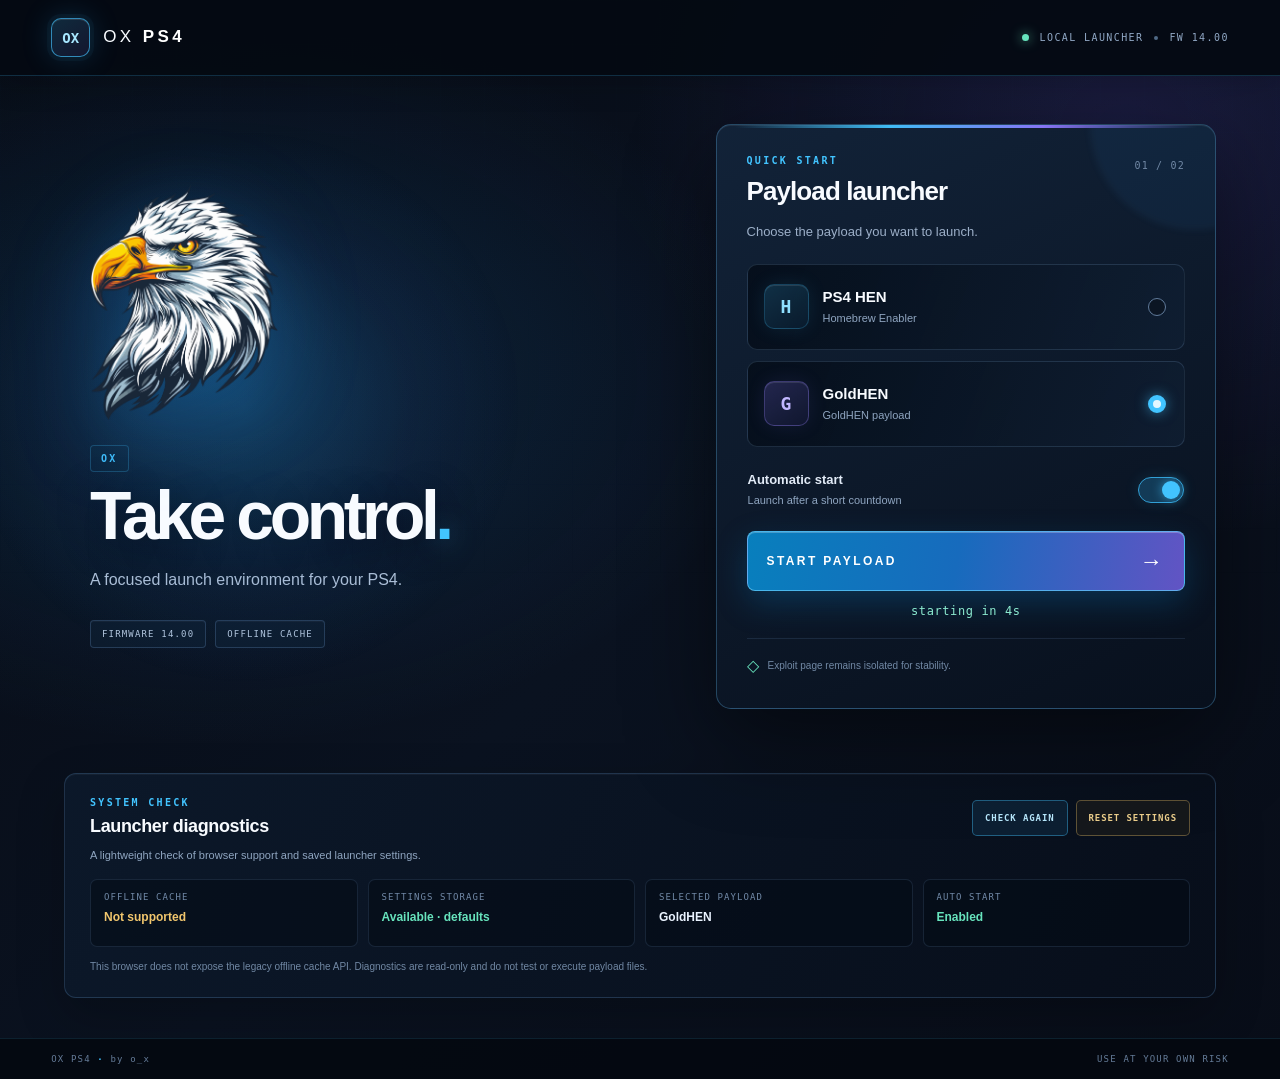
<file: index.html>
<!doctype html>
<html class="landing" lang="en" manifest="cache.appcache">
  <head>
    <meta charset="utf-8" />
    <meta name="viewport" content="width=device-width,initial-scale=1" />
    <meta name="theme-color" content="#080d16" />
    <title>OX PS4 · Launcher</title>
    <script>
      (function () {
        var appCache = window.applicationCache;
        if (!appCache) return;
        try {
          // Only send a first-time visitor to the installer page.
          // CHECKING/DOWNLOADING can occur during the return navigation too;
          // redirecting on those states creates a cache.html <-> index.html loop.
          if (appCache.status === appCache.UNCACHED) {
            location.replace("./cache.html");
            return;
          }
          if (appCache.status === appCache.UPDATEREADY) {
            appCache.swapCache();
            location.reload();
          }
        } catch (e) {}
      })();
    </script>
    <link rel="stylesheet" href="style.css" />
  </head>
  <body class="landing-body">
    <!-- Keep this page as the launcher entry point. The exploit page remains
         isolated and is intentionally not styled or scripted from here. -->
    <header id="brand" class="topbar">
      <div class="brand-mark"><span class="brand-symbol">OX</span><span class="brand-name">OX <b>PS4</b></span></div>
      <div class="top-meta"><span class="live-dot"></span> LOCAL LAUNCHER <i></i> FW 14.00</div>
    </header>

    <main class="launcher-shell">
      <section class="hero" aria-label="OX PS4">
        <div class="hero-glow"></div>
        <img class="meme" src="meme.png" alt="OX PS4 eagle emblem" />
        <p class="hero-kicker">OX</p>
        <h1>Take control<span>.</span></h1>
        <p class="hero-copy">A focused launch environment for your PS4.</p>
        <div class="hero-tags"><span>FIRMWARE 14.00</span><span>OFFLINE CACHE</span></div>
      </section>

      <section class="panel" aria-labelledby="launch-title">
        <div class="panel-head">
          <div>
            <p class="eyebrow">QUICK START</p>
            <h2 id="launch-title">Payload launcher</h2>
          </div>
          <span class="panel-index">01 / 02</span>
        </div>
        <p class="lede">Choose the payload you want to launch.</p>

        <form class="pick" id="pick">
          <fieldset class="payload-list">
            <legend class="sr-only">Select payload</legend>
            <label class="opt opt-hen">
              <input type="radio" name="payload" value="hen" />
              <span class="payload-icon">H</span>
              <span class="payload-copy"><strong>PS4 HEN</strong><small>Homebrew Enabler</small></span>
              <span class="choice-indicator"></span>
            </label>
            <label class="opt opt-gold">
              <input type="radio" name="payload" value="goldhen" checked />
              <span class="payload-icon">G</span>
              <span class="payload-copy"><strong>GoldHEN</strong><small>GoldHEN payload</small></span>
              <span class="choice-indicator"></span>
            </label>
          </fieldset>

          <label class="opt-auto" for="auto">
            <span class="auto-copy"><strong>Automatic start</strong><small>Launch after a short countdown</small></span>
            <input type="checkbox" id="auto" checked />
            <span class="switch" aria-hidden="true"></span>
          </label>

          <button class="btn" type="submit"><span>START PAYLOAD</span><span class="btn-arrow">→</span></button>
          <p class="count" id="count" aria-live="polite"></p>
        </form>
        <div class="panel-foot"><span class="shield">◇</span><span>Exploit page remains isolated for stability.</span></div>
      </section>
      <section class="diagnostics" aria-labelledby="diag-title">
        <div class="diag-heading">
          <div><p class="eyebrow">SYSTEM CHECK</p><h2 id="diag-title">Launcher diagnostics</h2></div>
          <div class="diag-actions"><button class="diag-refresh" id="diag-refresh" type="button">CHECK AGAIN</button><button class="diag-reset" id="diag-reset" type="button">RESET SETTINGS</button></div>
        </div>
        <p class="diag-intro">A lightweight check of browser support and saved launcher settings.</p>
        <div class="diag-grid">
          <div class="diag-item"><span class="diag-label">OFFLINE CACHE</span><strong id="diag-cache">Checking…</strong></div>
          <div class="diag-item"><span class="diag-label">SETTINGS STORAGE</span><strong id="diag-storage">Checking…</strong></div>
          <div class="diag-item"><span class="diag-label">SELECTED PAYLOAD</span><strong id="diag-payload">Checking…</strong></div>
          <div class="diag-item"><span class="diag-label">AUTO START</span><strong id="diag-auto">Checking…</strong></div>
        </div>
        <p class="diag-note" id="diag-note" aria-live="polite">Diagnostics do not run or modify the exploit.</p>
      </section>
    </main>

    <footer class="page-footer"><span>OX PS4 <b>·</b> by o_x</span><span>USE AT YOUR OWN RISK</span></footer>
    <script src="diagnostics.js"></script>
    <script src="launch.js"></script>
  </body>
</html>
</file>
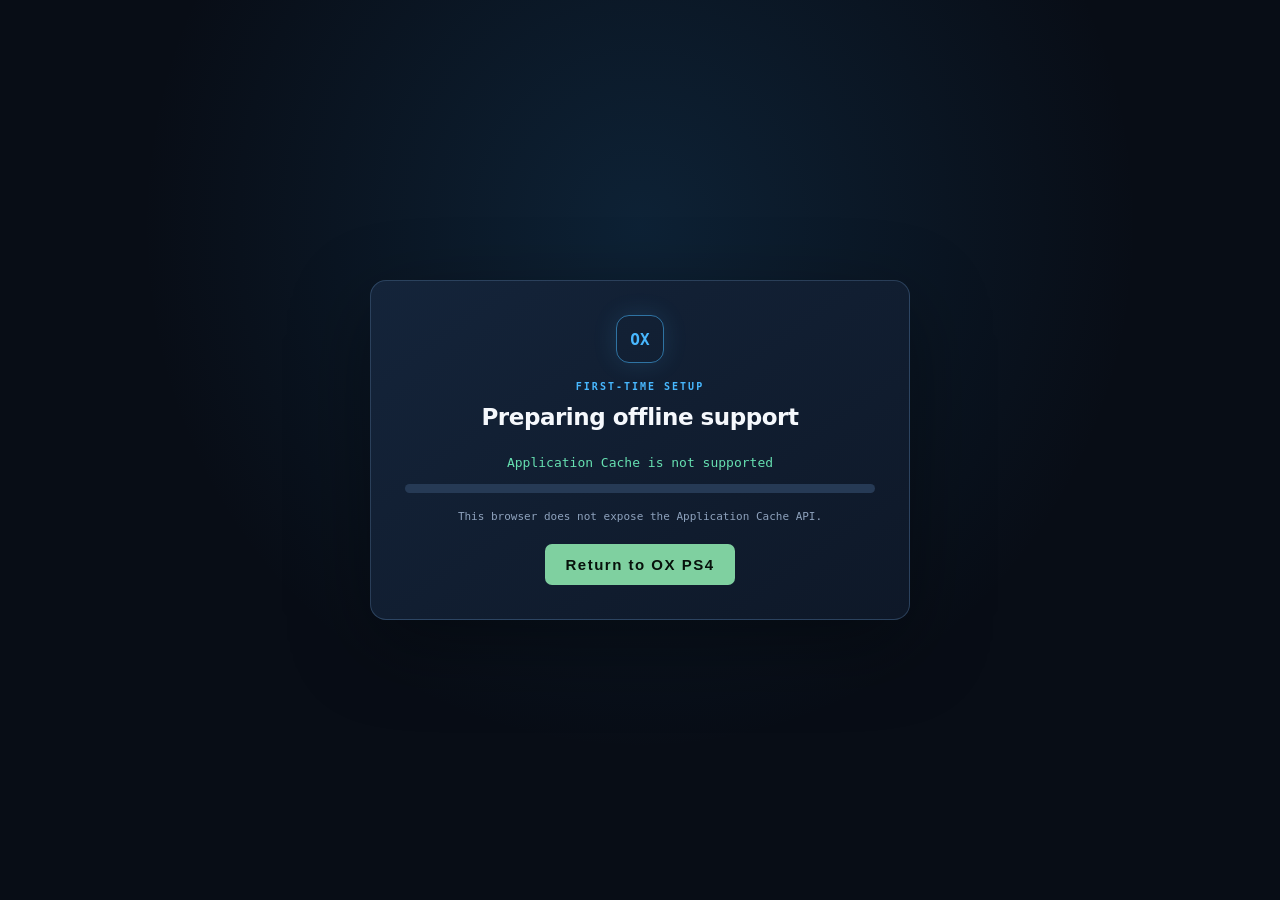
<file: cache.html>
<!doctype html>
<html lang="en" manifest="cache.appcache">
<head>
  <meta charset="utf-8">
  <meta name="viewport" content="width=device-width,initial-scale=1">
  <title>OX PS4 · Offline Cache</title>
  <style>
    :root{color-scheme:dark;--bg:#080d16;--panel:#111d2d;--line:#2a405d;--fg:#e7f0fb;--dim:#8ea2bd;--accent:#48b8ff;--ok:#66e0b1}
    *{box-sizing:border-box}body{margin:0;min-height:100vh;display:grid;place-items:center;padding:24px;background:radial-gradient(ellipse at 50% 25%,rgba(35,116,178,.2),transparent 55%),var(--bg);color:var(--fg);font:15px/1.5 "Segoe UI",system-ui,sans-serif;text-align:center}
    main{width:92%;max-width:540px;padding:34px;border:1px solid rgba(113,157,207,.28);border-radius:16px;background:linear-gradient(145deg,#14243a,#0e1828);box-shadow:0 25px 80px rgba(0,0,0,.38)}
    .mark{width:48px;height:48px;margin:0 auto 18px;display:grid;place-items:center;border:1px solid rgba(72,184,255,.55);border-radius:13px;color:var(--accent);font:800 16px Consolas,monospace;box-shadow:0 0 24px rgba(72,184,255,.14)}
    .eyebrow{margin:0 0 8px;color:var(--accent);font:700 10px Consolas,monospace;letter-spacing:.2em}h1{margin:0;color:#f5f8fc;font-size:23px;letter-spacing:-.02em}#status{margin:20px 0 14px;color:var(--ok);font:13px Consolas,monospace}
    #bar{height:9px;background:#263a55;border-radius:12px;overflow:hidden}#fill{height:100%;width:0;background:linear-gradient(90deg,#268fca,#66e0b1);transition:width .15s}
    #detail{font:11px/1.6 Consolas,monospace;color:var(--dim);white-space:pre-wrap;margin-top:15px}
    #return{display:inline-block;margin-top:22px;padding:12px 20px;border:1px solid #2999d3;border-radius:8px;background:linear-gradient(105deg,#167bb2,#3154a9);color:#fff;font-weight:700;font-size:12px;letter-spacing:.1em;cursor:pointer}
    @media(max-width:520px){main{padding:26px 20px}h1{font-size:20px}}
  </style>
</head>
<body>
<main>
  <div class="mark">OX</div>
  <p class="eyebrow">FIRST-TIME SETUP</p>
  <h1>Preparing offline support</h1>
  <div id="status">Preparing offline files…</div>
  <div id="bar"><div id="fill"></div></div>
  <div id="detail">Keep this page open until caching finishes.</div>
  <button id="return" type="button" style="display:inline-block;margin-top:18px;padding:12px 20px;border:0;border-radius:7px;background:#7fd0a0;color:#07110b;font-weight:bold;font-size:15px">Return to OX PS4</button>
</main>
<script>
(function(){
  var ac=window.applicationCache;
  var status=document.getElementById("status");
  var detail=document.getElementById("detail");
  var fill=document.getElementById("fill");
  var returnButton=document.getElementById("return");
  var completed=false, idleSince=0, redirectTimer=null;

  function goHome(){ window.location.replace("./index.html"); }
  if(returnButton) returnButton.onclick=goHome;

  function done(message){
    if(completed) return;
    completed=true;
    status.textContent=message;
    fill.style.width="100%";
    detail.textContent="Offline cache is ready. Returning to OX PS4…";
    if(returnButton) returnButton.style.display="inline-block";
    if(redirectTimer) clearTimeout(redirectTimer);
    redirectTimer=setTimeout(goHome,2200);
  }

  if(!ac){
    status.textContent="Application Cache is not supported";
    detail.textContent="This browser does not expose the Application Cache API.";
    if(returnButton) returnButton.style.display="inline-block";
    return;
  }

  ac.addEventListener("checking",function(){ idleSince=0; status.textContent="Checking cache…"; });
  ac.addEventListener("downloading",function(){ idleSince=0; status.textContent="Downloading offline files…"; });
  ac.addEventListener("progress",function(e){
    if(e.total){
      var percent=Math.round(e.loaded/e.total*100);
      fill.style.width=percent+"%";
      detail.textContent="Installing "+percent+"% ("+e.loaded+"/"+e.total+")";
    }
  });
  ac.addEventListener("cached",function(){ done("Offline cache installed ✓"); });
  ac.addEventListener("noupdate",function(){ done("Offline cache already current ✓"); });
  ac.addEventListener("updateready",function(){
    try{ ac.swapCache(); }catch(e){}
    done("Offline cache updated ✓");
  });
  ac.addEventListener("error",function(){
    status.textContent="Cache event finished with an error";
    detail.textContent="Cache reported an error. If files are already cached, use the return button.";
    if(returnButton) returnButton.style.display="inline-block";
  });
  ac.addEventListener("obsolete",function(){
    status.textContent="Cache manifest is obsolete";
    detail.textContent="The offline manifest is no longer valid.";
    if(returnButton) returnButton.style.display="inline-block";
  });

  // Fallback for PS4 WebKit versions that omit cached/noupdate events.
  var startedAt=Date.now();
  var poll=setInterval(function(){
    if(completed){ clearInterval(poll); return; }
    var state=ac.status;
    if(state===ac.IDLE || state===ac.UPDATEREADY){
      if(!idleSince) idleSince=Date.now();
      if(Date.now()-idleSince>=2500 && Date.now()-startedAt>=3000){
        if(state===ac.UPDATEREADY){ try{ ac.swapCache(); }catch(e){} }
        done("Offline cache ready ✓");
      }
    }else{
      idleSince=0;
      if(state===ac.CHECKING) status.textContent="Checking cache…";
      if(state===ac.DOWNLOADING) status.textContent="Downloading offline files…";
    }
  },500);

  // Manual escape hatch if automatic navigation is blocked by the browser.
  setTimeout(function(){ if(returnButton) returnButton.style.display="inline-block"; },1500);
})();
</script>
</body>
</html>
</file>
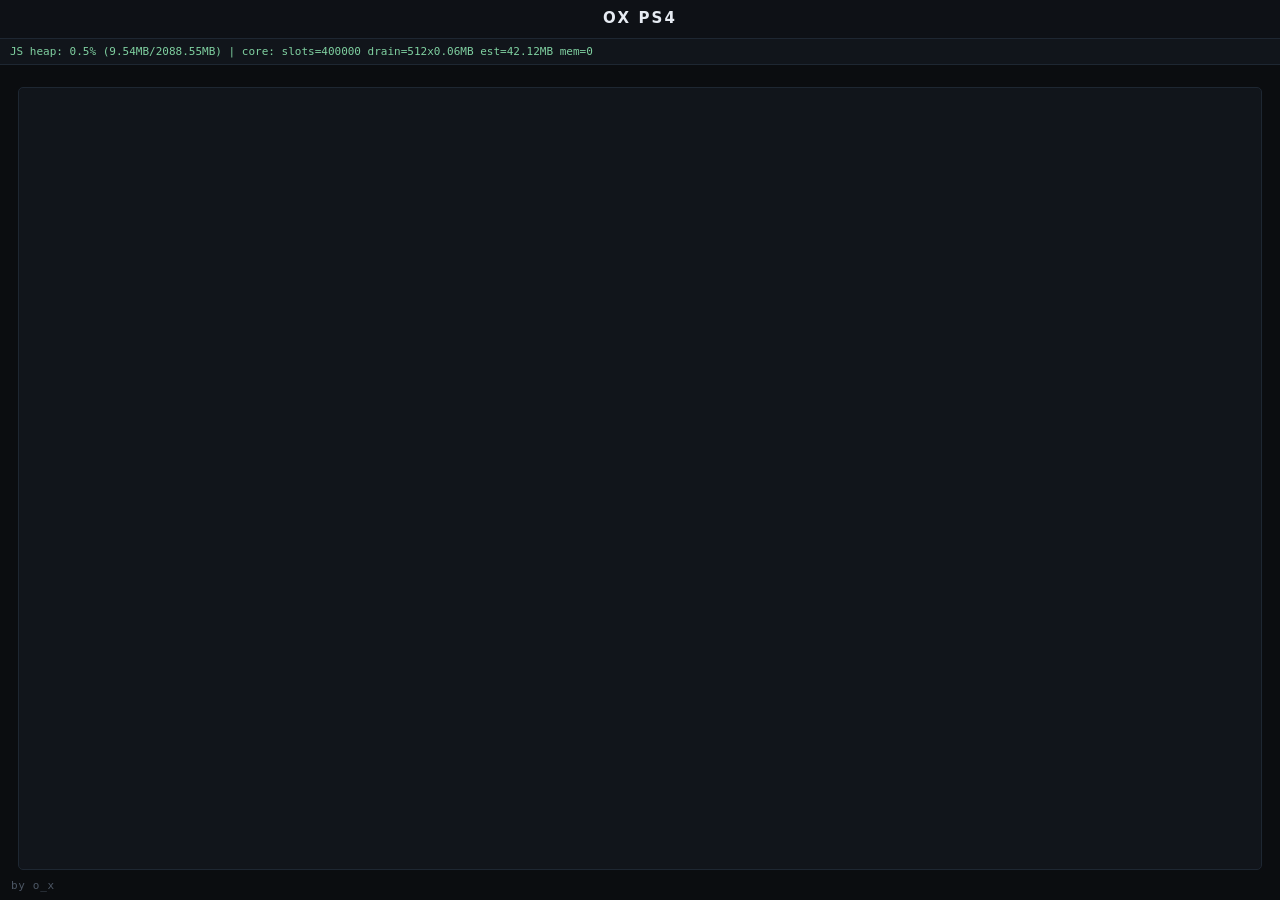
<file: jb.html>
<!doctype html>
<html lang="en">
  <head>
    <meta charset="utf-8" />
    <meta name="viewport" content="width=device-width,initial-scale=1" />
    <title>OX PS4</title>
    <!-- This page carries its own styles and starts its own module, and it
         loads NOTHING else. That duplicates a little of style.css, and it is
         deliberate: every subresource is one more allocation and one more
         timing shift in the process that core.js is about to groom, and this
         exploit is decided by exactly that. The landing page may use the
         shared stylesheet; this one may not. -->
    <style>
      :root {
        --bg: #0b0d10;
        --panel: #0e1116;
        --sunk: #11151b;
        --line: #1e2732;
        --fg: #c8ced8;
        --bright: #e6ebf2;
        --dim: #7c8798;
        --faint: #4d5765;
        --ok: #7fd0a0;
        --bad: #d08a7f;
        --warn: #d8c07f;
        --sans: "Segoe UI", system-ui, sans-serif;
        --mono: Consolas, "DejaVu Sans Mono", monospace;
      }
      * {
        box-sizing: border-box;
      }
      html,
      body {
        margin: 0;
        padding: 0;
        min-height: 100%;
        background: var(--bg);
        color: var(--fg);
        font: 15px/1.45 var(--sans);
      }
      #brand {
        padding: 8px 10px;
        border-bottom: 1px solid var(--line);
        background: var(--panel);
        text-align: center;
      }
      #brand b {
        color: var(--bright);
        font-size: 15px;
        font-weight: 700;
        letter-spacing: 0.14em;
      }
      /* The live heap readout sits in the flow under the bar. Nothing here
         scrolls the document itself, so it stays in view without being
         positioned over the wordmark. */
      #ramBox {
        overflow: hidden;
        padding: 5px 10px;
        border-bottom: 1px solid var(--line);
        background: var(--sunk);
        color: var(--ok);
        font: 11px/1.4 var(--mono);
        text-overflow: ellipsis;
        white-space: nowrap;
      }
      /* Running: a spinner under the bar. jb.js switches the body to .done,
         .fail or .log. */
      #spin {
        position: fixed;
        top: calc(50% + 20px);
        left: 50%;
        width: 46px;
        height: 46px;
        margin: -23px 0 0 -23px;
        border: 4px solid var(--line);
        border-top-color: var(--ok);
        border-radius: 50%;
        animation: spin 0.9s linear infinite;
      }
      @keyframes spin {
        to {
          transform: rotate(360deg);
        }
      }
      #msg {
        position: fixed;
        top: 50%;
        left: 0;
        right: 0;
        transform: translateY(-50%);
        display: none;
        text-align: center;
        font-size: 16px;
        letter-spacing: 0.5px;
      }
      #state,
      #out {
        display: none;
      }
      body.done #spin,
      body.fail #spin {
        display: none;
      }
      body.fail #msg {
        display: block;
      }
      body.done #msg {
        display: block;
        color: var(--ok);
        font-weight: 700;
        letter-spacing: 2px;
      }
      /* ?log=1 -- the full step log. Laid out with flex rather than by
         subtracting a header height from 100vh. */
      body.log {
        display: flex;
        flex-direction: column;
        height: 100vh;
      }
      body.log #spin,
      body.log #msg {
        display: none;
      }
      body.log #wrap {
        display: flex;
        flex-direction: column;
        flex: 1;
        min-height: 0;
        padding: 14px 18px 30px;
      }
      body.log #state {
        display: block;
        margin: 0 0 8px;
        font-size: 22px;
        font-weight: 700;
      }
      body.log #out {
        display: block;
        flex: 1;
        min-height: 0;
        overflow-y: auto;
        padding: 10px 12px;
        border: 1px solid var(--line);
        border-radius: 5px;
        background: var(--sunk);
        font: 12px/1.45 var(--mono);
        white-space: pre-wrap;
      }
      /* The retry notice, raised by jb.js when the chain throws or stalls. */
      .notice {
        margin: 1em 0;
        padding: 0.7em 1em;
        border: 2px solid #e66;
        background: #2a1414;
        color: #f99;
        font: 700 20px/1.4 var(--sans);
      }
      .byline {
        position: fixed;
        bottom: 9px;
        left: 11px;
        margin: 0;
        color: var(--faint);
        font: 11px/1 var(--mono);
        letter-spacing: 0.06em;
      }
      .ok {
        color: var(--ok);
      }
      .bad {
        color: var(--bad);
      }
      .warn {
        color: var(--warn);
      }
      code {
        color: #9fb3d0;
      }
    </style>
  </head>
  <body>
    <!-- jb.js owns the body class: .log while the step log is shown, .done or
         .fail once the chain has settled. The ids below are its contract --
         #ramBox, #msg, #state and #out are read by name. -->
    <div id="brand"><b>OX PS4</b></div>
    <div id="ramBox">RAM: checking...</div>
    <div id="spin"></div>
    <div id="msg">Restart your console</div>
    <div id="wrap">
      <div id="state"></div>
      <div id="out"></div>
    </div>
    <p class="byline">by o_x</p>
    <script type="module">
      import "./jb.js";
    </script>
  </body>
</html>
</file>
<file: style.css>
/* OX PS4 / Modern console dashboard theme.
   Launcher-only visual layer. Exploit logic and jb.html remain isolated. */
:root{
  --bg:#070b14;--bg2:#0b1322;--panel:#101b2d;--panel2:#14243a;--line:rgba(132,169,211,.19);
  --fg:#dce8f8;--bright:#f8fbff;--dim:#8ea3bf;--faint:#617895;
  --blue:#42c4ff;--blue2:#167fd0;--violet:#8c79ff;--mint:#67e4bd;--gold:#f1c66d;
  --sans:"Segoe UI",Arial,sans-serif;--mono:Consolas,"DejaVu Sans Mono",monospace;
}
*{box-sizing:border-box}
html,body{margin:0;padding:0;min-height:100%;background:var(--bg);color:var(--fg);font:15px/1.45 var(--sans)}
body.landing-body{min-height:100vh;display:flex;flex-direction:column;overflow-x:hidden;background:radial-gradient(ellipse at 17% 35%,rgba(28,126,203,.2),transparent 37%),radial-gradient(ellipse at 88% 12%,rgba(105,75,220,.16),transparent 31%),linear-gradient(135deg,#070b14 0%,#0a1220 52%,#080d18 100%);position:relative}
body.landing-body:before{content:"";position:fixed;inset:0;pointer-events:none;opacity:.18;background-image:linear-gradient(rgba(116,160,207,.08) 1px,transparent 1px),linear-gradient(90deg,rgba(116,160,207,.08) 1px,transparent 1px);background-size:44px 44px;mask-image:linear-gradient(to bottom,black,transparent 88%)}
.topbar{height:76px;flex:0 0 76px;padding:0 max(4vw,28px);display:flex;align-items:center;justify-content:space-between;border-bottom:1px solid rgba(132,169,211,.16);background:rgba(6,11,20,.78);box-shadow:0 8px 30px rgba(0,0,0,.16);position:relative;z-index:2}
.brand-mark{display:flex;align-items:center;gap:13px}.brand-symbol{width:39px;height:39px;display:grid;place-items:center;border:1px solid rgba(66,196,255,.65);border-radius:12px;color:#a7e7ff;font:900 14px var(--mono);background:linear-gradient(145deg,rgba(66,196,255,.18),rgba(140,121,255,.12));box-shadow:0 0 26px rgba(40,163,235,.17),inset 0 1px rgba(255,255,255,.1)}
.brand-name{color:var(--bright);font-size:17px;font-weight:500;letter-spacing:.17em}.brand-name b{font-weight:900;color:#fff}
.top-meta{display:flex;align-items:center;gap:11px;color:#91a8c5;font:10px var(--mono);letter-spacing:.14em}.top-meta i{width:4px;height:4px;border-radius:50%;background:#506986}.live-dot{width:7px;height:7px;border-radius:50%;background:var(--mint);box-shadow:0 0 12px rgba(103,228,189,.8)}
.launcher-shell{width:90%;max-width:1240px;flex:1;margin:0 auto;display:grid;grid-template-columns:minmax(0,1.08fr) minmax(360px,.92fr);align-items:center;gap:6vw;padding:48px 0 40px;position:relative;z-index:1}
.hero{position:relative;min-height:420px;display:flex;flex-direction:column;align-items:flex-start;justify-content:center;padding:10px 0 10px 18px}.hero-glow{position:absolute;width:500px;height:500px;left:-100px;top:48%;transform:translateY(-50%);border-radius:50%;background:radial-gradient(circle,rgba(38,147,222,.2),rgba(45,100,185,.07) 38%,transparent 70%);pointer-events:none}
.meme{position:relative;z-index:1;width:64%;max-width:330px;height:auto;max-height:235px;object-fit:contain;object-position:left center;filter:drop-shadow(0 18px 38px rgba(34,150,235,.25));margin:0 0 25px}
.hero-kicker,.eyebrow{margin:0 0 11px;color:var(--blue);font:800 10px var(--mono);letter-spacing:.23em;text-transform:uppercase}.hero h1{position:relative;margin:0;color:var(--bright);font-size:clamp(48px,5.3vw,70px);line-height:.98;font-weight:850;letter-spacing:-.065em;text-shadow:0 5px 35px rgba(0,0,0,.2)}.hero h1 span{color:var(--blue);text-shadow:0 0 25px rgba(66,196,255,.5)}.hero-copy{max-width:440px;margin:18px 0 26px;color:#a4b6ce;font-size:16px;line-height:1.65}.hero-tags{display:flex;flex-wrap:wrap;gap:9px}.hero-tags span{padding:8px 11px;border:1px solid rgba(112,160,210,.25);border-radius:6px;color:#b4c8df;background:rgba(17,35,57,.62);font:9px var(--mono);letter-spacing:.13em;box-shadow:inset 0 1px rgba(255,255,255,.035)}
.panel{position:relative;padding:30px;border:1px solid rgba(119,166,218,.25);border-radius:18px;background:linear-gradient(150deg,rgba(20,36,58,.97),rgba(10,19,33,.98));box-shadow:0 28px 85px rgba(0,0,0,.42),inset 0 1px rgba(255,255,255,.055);overflow:hidden}.panel:before{content:"";position:absolute;left:22px;right:22px;top:0;height:2px;background:linear-gradient(90deg,transparent,var(--blue),var(--violet),transparent);opacity:.95}.panel:after{content:"";position:absolute;right:-85px;top:-105px;width:210px;height:210px;border-radius:50%;background:rgba(53,144,216,.08);filter:blur(3px);pointer-events:none}
.panel-head{display:flex;align-items:flex-start;justify-content:space-between;gap:12px;position:relative;z-index:1}.panel-head .eyebrow{margin-bottom:7px}.panel h2{margin:0;color:var(--bright);font-size:24px;letter-spacing:-.035em}.panel-index{padding-top:5px;color:#7188a5;font:10px var(--mono);letter-spacing:.12em}.lede{margin:12px 0 22px;color:#9cafc8;font-size:13px}
.pick{margin:0;position:relative;z-index:1}.payload-list{display:grid;gap:11px;margin:0;padding:0;border:0}.sr-only{position:absolute;width:1px;height:1px;padding:0;margin:-1px;overflow:hidden;clip:rect(0,0,0,0);white-space:nowrap;border:0}
.opt{position:relative;display:flex;align-items:center;gap:14px;min-height:82px;margin:0;padding:14px 16px;border:1px solid rgba(121,159,201,.2);border-radius:12px;background:linear-gradient(110deg,rgba(7,16,29,.8),rgba(16,31,50,.68));cursor:pointer;transition:border-color .16s,background .16s,transform .16s,box-shadow .16s}.opt:hover{border-color:rgba(66,196,255,.6);background:linear-gradient(110deg,rgba(18,51,78,.82),rgba(26,38,70,.75));box-shadow:0 8px 26px rgba(0,0,0,.18)}.opt input{order:3;width:18px;height:18px;flex:0 0 18px;margin:0 2px 0 auto;appearance:none;-webkit-appearance:none;border:1px solid #607b9b;border-radius:50%;background:#0b1523;cursor:pointer}.opt input:checked{border:5px solid var(--blue);background:#e4f7ff;box-shadow:0 0 13px rgba(66,196,255,.55)}.opt input:focus{outline:2px solid rgba(66,196,255,.65);outline-offset:4px}
.payload-icon{width:45px;height:45px;display:grid;place-items:center;flex:0 0 45px;border:1px solid rgba(66,196,255,.22);border-radius:12px;background:linear-gradient(145deg,rgba(66,196,255,.18),rgba(25,94,142,.12));color:#8fe0ff;font:900 18px var(--mono);box-shadow:inset 0 1px rgba(255,255,255,.08)}.opt-gold .payload-icon{border-color:rgba(153,133,255,.3);background:linear-gradient(145deg,rgba(140,121,255,.22),rgba(68,54,135,.15));color:#c2b7ff}.payload-copy{display:flex;flex-direction:column;gap:4px}.payload-copy strong{color:var(--bright);font-size:15px;font-weight:750}.payload-copy small,.auto-copy small{color:#8fa5c0;font-size:11px}
.opt-auto{display:flex;align-items:center;justify-content:space-between;gap:15px;margin:20px 0 18px;padding:4px 1px;cursor:pointer}.auto-copy{display:flex;flex-direction:column;gap:4px}.auto-copy strong{color:#e2ebf7;font-size:13px;font-weight:650}.opt-auto input{position:absolute;opacity:0}.switch{position:relative;width:46px;height:26px;flex:0 0 46px;border:1px solid #49617e;border-radius:20px;background:#172840;transition:.18s}.switch:after{content:"";position:absolute;top:3px;left:3px;width:18px;height:18px;border-radius:50%;background:#8298b3;transition:.18s}.opt-auto input:checked+.switch{border-color:#329fd5;background:rgba(39,137,192,.32);box-shadow:0 0 15px rgba(66,196,255,.12)}.opt-auto input:checked+.switch:after{left:23px;background:var(--blue);box-shadow:0 0 11px rgba(66,196,255,.65)}.opt-auto input:focus+.switch{outline:2px solid var(--blue);outline-offset:4px}
.btn{display:flex;align-items:center;justify-content:space-between;width:100%;min-height:56px;padding:0 19px;border:1px solid rgba(100,207,255,.7);border-radius:10px;background:linear-gradient(105deg,#087dbb 0%,#1768b8 48%,#554db0 100%);color:#fff;font:850 12px var(--sans);letter-spacing:.17em;cursor:pointer;box-shadow:0 10px 28px rgba(10,111,178,.27),inset 0 1px rgba(255,255,255,.2);transition:filter .15s,transform .15s,box-shadow .15s}.btn:hover,.btn:focus{filter:brightness(1.14);outline:2px solid rgba(66,196,255,.32);outline-offset:3px;box-shadow:0 12px 32px rgba(10,111,178,.36)}.btn:active{transform:translateY(1px)}.btn-arrow{font-size:23px;font-weight:400;line-height:1}.count{min-height:17px;margin:12px 0 0;color:var(--mint);font:11px/1.4 var(--mono);letter-spacing:.05em;text-align:center}.panel-foot{display:flex;align-items:center;gap:9px;margin-top:18px;padding-top:15px;border-top:1px solid rgba(113,157,207,.15);color:#7188a4;font-size:10px}.shield{color:var(--mint);font-size:16px}
.diagnostics{grid-column:1/-1;width:100%;margin:0;padding:23px 25px;border:1px solid rgba(119,166,218,.2);border-radius:15px;background:linear-gradient(115deg,rgba(13,26,44,.91),rgba(10,18,31,.88));box-shadow:0 16px 42px rgba(0,0,0,.18),inset 0 1px rgba(255,255,255,.035)}.diag-heading{display:flex;align-items:center;justify-content:space-between;gap:14px}.diag-heading .eyebrow{margin-bottom:5px}.diag-heading h2{margin:0;color:var(--bright);font-size:18px;letter-spacing:-.02em}.diag-actions{display:flex;align-items:center;gap:8px;flex-wrap:wrap}.diag-reset,.diag-refresh{min-height:34px;padding:8px 12px;border-radius:7px;font:750 9px var(--mono);letter-spacing:.1em;cursor:pointer;transition:background .15s,border-color .15s,filter .15s}.diag-reset{border:1px solid rgba(241,198,109,.34);background:rgba(120,83,26,.13);color:#efd18d}.diag-reset:hover{background:rgba(120,83,26,.25)}.diag-refresh{border:1px solid rgba(66,196,255,.4);background:rgba(32,94,137,.2);color:#b9eaff}.diag-refresh:hover{background:rgba(32,110,160,.32)}.diag-reset:focus,.diag-refresh:focus{outline:2px solid var(--blue);outline-offset:3px}.diag-intro{margin:9px 0 15px;color:#8fa5c0;font-size:11px}.diag-grid{display:grid;grid-template-columns:repeat(4,minmax(0,1fr));gap:10px}.diag-item{min-width:0;min-height:68px;padding:12px 13px;border:1px solid rgba(119,166,218,.15);border-radius:9px;background:linear-gradient(145deg,rgba(5,14,26,.58),rgba(13,27,44,.58))}.diag-label{display:block;margin-bottom:7px;color:#7189a7;font:9px var(--mono);letter-spacing:.12em}.diag-item strong{display:block;overflow-wrap:anywhere;color:#eaf3ff;font-size:12px;font-weight:700}.diag-value.ok{color:var(--mint)}.diag-value.warn{color:var(--gold)}.diag-value.pending{color:#9fdcff}.diag-note{margin:12px 0 0;color:#7188a4;font-size:10px;line-height:1.55}
.page-footer{display:flex;justify-content:space-between;gap:20px;padding:15px max(4vw,28px);border-top:1px solid rgba(117,158,204,.13);background:rgba(5,10,18,.55);color:#657c98;font:9px var(--mono);letter-spacing:.13em;position:relative;z-index:1}.page-footer b{color:var(--blue)}
/* --- run page shared fallback styling; jb.html keeps its own isolated CSS --- */
#spin{position:fixed;top:calc(50% + 20px);left:50%;width:46px;height:46px;margin:-23px 0 0 -23px;border:4px solid var(--line);border-top-color:var(--ok);border-radius:50%;animation:spin .9s linear infinite}@keyframes spin{to{transform:rotate(360deg)}}
#msg{position:fixed;top:50%;left:0;right:0;transform:translateY(-50%);display:none;text-align:center;font-size:16px;letter-spacing:.5px}#wrap{padding:0}#state,#out{display:none}body.done #spin,body.fail #spin{display:none}body.fail #msg,body.done #msg{display:block}body.done #msg{color:var(--ok);font-weight:700;letter-spacing:2px}
body.log{display:flex;flex-direction:column;height:100vh}body.log #spin,body.log #msg{display:none}body.log #wrap{display:flex;flex-direction:column;flex:1;min-height:0;padding:14px 18px 30px}body.log #state{display:block;margin:0 0 8px;font-size:22px;font-weight:700}body.log #out{display:block;flex:1;min-height:0;overflow-y:auto;padding:10px 12px;border:1px solid var(--line);border-radius:8px;background:var(--panel);font:12px/1.45 var(--mono);white-space:pre-wrap}
#ramBox{overflow:hidden;padding:5px 10px;border-bottom:1px solid var(--line);background:var(--panel);color:var(--ok);font:11px/1.4 var(--mono);text-overflow:ellipsis;white-space:nowrap}.notice{margin:1em 0;padding:.7em 1em;border:2px solid #e66;background:#2a1414;color:#f99;font:700 20px/1.4 var(--sans)}.ok{color:var(--ok)}.bad{color:#e58b91}.warn{color:#e7c77d}code{color:#9fb3d0}
@media(max-width:900px){.launcher-shell{width:92%;gap:4vw;grid-template-columns:minmax(0,1fr) minmax(320px,.95fr)}.hero h1{font-size:52px}.meme{width:72%}}
@media(max-width:720px){.topbar{height:62px;flex-basis:62px;padding:0 5%}.top-meta{font-size:8px;gap:7px}.launcher-shell{grid-template-columns:1fr;gap:22px;width:90%;max-width:540px;padding:28px 0 34px}.hero{min-height:0;padding:0 4px 4px}.meme{width:155px;max-height:112px;margin-bottom:13px}.hero h1{font-size:44px}.hero-copy{margin:10px 0 16px;font-size:13px}.panel{padding:23px}.diagnostics{padding:19px}.diag-grid{grid-template-columns:repeat(2,minmax(0,1fr))}.diag-heading{align-items:flex-start;flex-direction:column}.page-footer{padding:13px 5%;font-size:8px}}
@media(max-height:720px) and (min-width:721px){.launcher-shell{padding-top:22px;padding-bottom:24px}.hero{min-height:340px}.meme{width:245px;max-height:165px}.panel{padding:24px}.opt{min-height:70px}.diagnostics{padding:17px 22px}}
@media(prefers-reduced-motion:reduce){*,*:before,*:after{transition:none!important;animation:none!important}}

/* OX PS4 V5 — visual polish only; legacy-WebKit-friendly, no exploit changes. */
.topbar{background:rgba(5,10,19,.94);border-bottom-color:rgba(66,196,255,.2)}
.brand-symbol{border-radius:10px;box-shadow:0 0 0 4px rgba(66,196,255,.045),0 0 30px rgba(40,163,235,.22),inset 0 1px rgba(255,255,255,.12)}
.brand-name{letter-spacing:.2em}
.launcher-shell{max-width:1320px;gap:5vw}
.hero{padding-left:26px}
.hero-glow{width:560px;height:560px;background:radial-gradient(circle,rgba(38,147,222,.24),rgba(45,100,185,.075) 42%,transparent 70%)}
.meme{max-width:350px;filter:drop-shadow(0 18px 42px rgba(34,150,235,.3))}
.hero-kicker{display:inline-block;padding:7px 10px;border:1px solid rgba(66,196,255,.25);border-radius:4px;background:rgba(10,34,54,.55)}
.hero h1{text-shadow:0 7px 40px rgba(0,0,0,.36)}
.hero-copy{max-width:390px;color:#b1c3d9}
.hero-tags span{border-radius:4px;background:rgba(13,29,48,.8)}
.panel{border-color:rgba(91,173,226,.34);border-radius:15px;background:linear-gradient(155deg,rgba(18,35,57,.99),rgba(8,16,29,.99));box-shadow:0 30px 90px rgba(0,0,0,.48),inset 0 1px rgba(255,255,255,.07)}
.panel:before{height:3px;left:18px;right:18px}
.panel h2{font-size:26px}
.opt{min-height:86px;border-radius:10px;background:linear-gradient(110deg,rgba(5,14,26,.92),rgba(16,31,51,.78))}
.opt:focus-within{border-color:rgba(66,196,255,.75);box-shadow:0 0 0 2px rgba(66,196,255,.12),0 10px 28px rgba(0,0,0,.2)}
.opt:hover{transform:translateY(-1px)}
.payload-icon{border-radius:10px}
.opt-gold .payload-icon{box-shadow:0 0 20px rgba(140,121,255,.1),inset 0 1px rgba(255,255,255,.1)}
.opt-hen .payload-icon{box-shadow:0 0 20px rgba(66,196,255,.1),inset 0 1px rgba(255,255,255,.1)}
.btn{min-height:60px;border-radius:8px;background:linear-gradient(100deg,#087fbd 0%,#176bbd 48%,#6254c4 100%);box-shadow:0 12px 32px rgba(10,111,178,.3),inset 0 1px rgba(255,255,255,.24);letter-spacing:.2em}
.btn:hover,.btn:focus{box-shadow:0 14px 38px rgba(10,111,178,.4),inset 0 1px rgba(255,255,255,.25)}
.count{font-size:12px;color:#8cebd0}
.diagnostics{border-color:rgba(105,158,211,.24);border-radius:12px;background:linear-gradient(115deg,rgba(12,25,42,.96),rgba(8,15,27,.94));box-shadow:0 18px 48px rgba(0,0,0,.23),inset 0 1px rgba(255,255,255,.04)}
.diag-item{border-radius:7px;background:rgba(4,12,23,.56)}
.diag-reset,.diag-refresh{border-radius:5px;min-height:36px}
.page-footer{background:rgba(4,8,15,.82);border-top-color:rgba(66,196,255,.13)}
button,input,label{-webkit-tap-highlight-color:transparent}
button:focus{outline-offset:3px}
@media(max-width:900px){.hero{padding-left:12px}.launcher-shell{gap:30px}}
@media(max-width:720px){.hero{padding-left:2px}.panel{border-radius:13px}.panel h2{font-size:22px}.opt{min-height:76px}.btn{min-height:56px}.diagnostics{border-radius:10px}}
@media(max-height:720px) and (min-width:721px){.launcher-shell{gap:4vw}.hero{padding-left:12px}}
</file>
